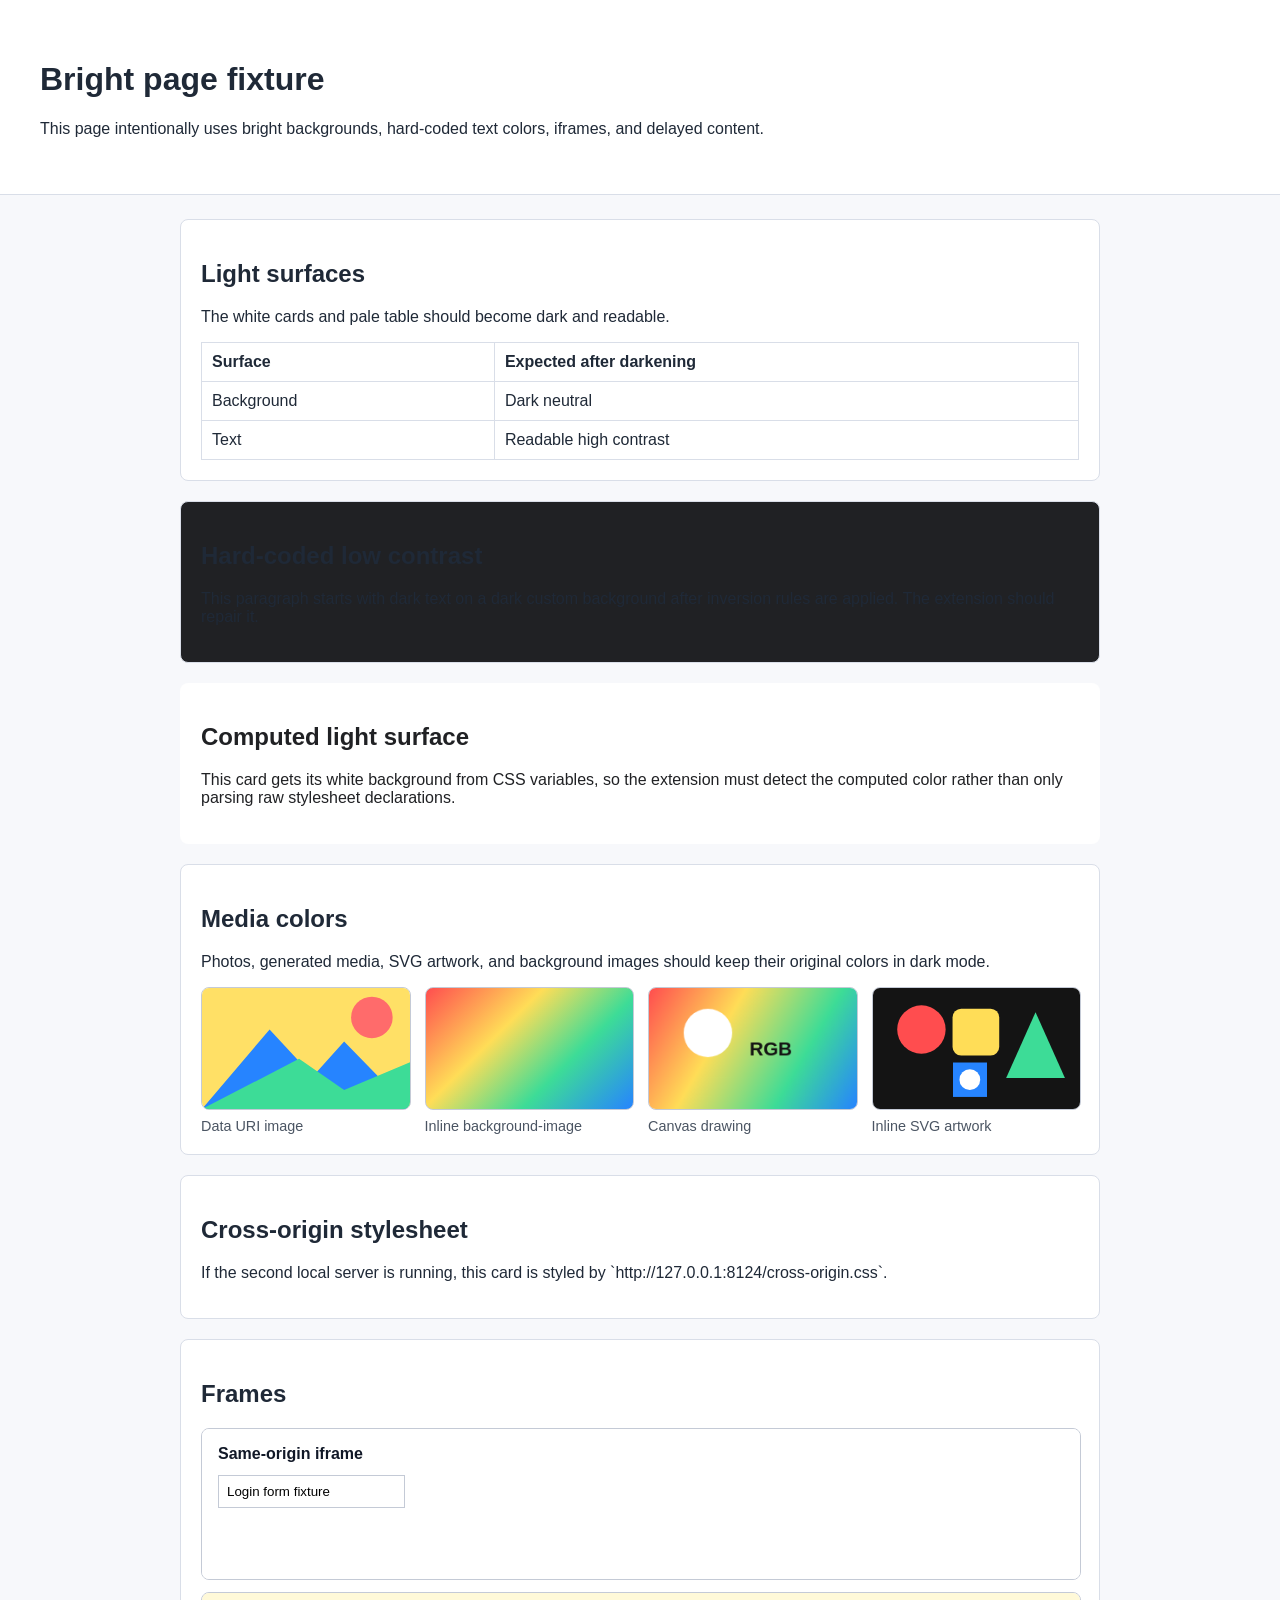
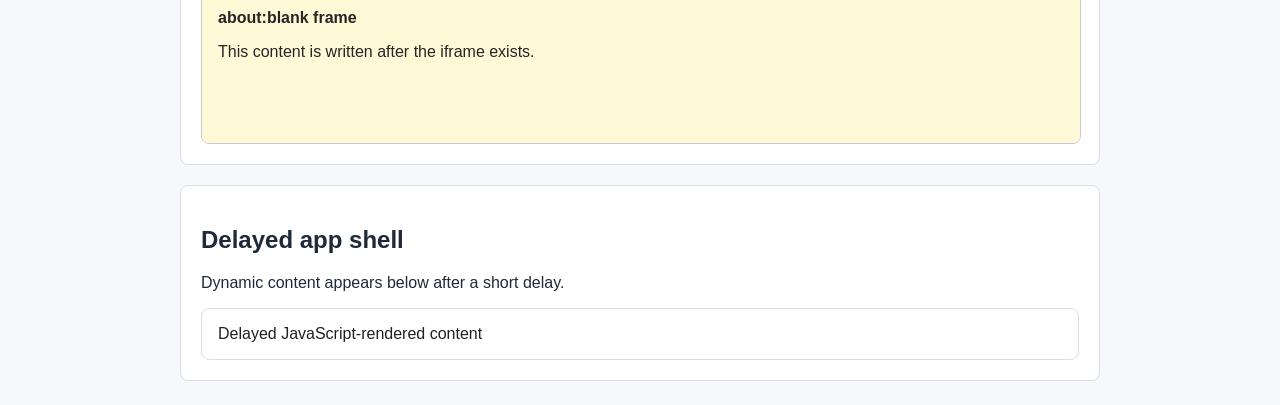
<file: ManualTests/index.html>
<!doctype html>
<html lang="en">
<head>
    <meta charset="utf-8">
    <meta name="viewport" content="width=device-width, initial-scale=1">
    <title>Safari Dark Tool Manual Test</title>
    <link rel="stylesheet" href="styles.css">
    <link rel="stylesheet" href="http://127.0.0.1:8124/cross-origin.css">
    <script src="test-page.js" defer></script>
</head>
<body>
    <header class="hero">
        <h1>Bright page fixture</h1>
        <p>This page intentionally uses bright backgrounds, hard-coded text
        colors, iframes, and delayed content.</p>
    </header>

    <main>
        <section class="panel">
            <h2>Light surfaces</h2>
            <p>The white cards and pale table should become dark and readable.</p>
            <table>
                <thead>
                    <tr>
                        <th>Surface</th>
                        <th>Expected after darkening</th>
                    </tr>
                </thead>
                <tbody>
                    <tr>
                        <td>Background</td>
                        <td>Dark neutral</td>
                    </tr>
                    <tr>
                        <td>Text</td>
                        <td>Readable high contrast</td>
                    </tr>
                </tbody>
            </table>
        </section>

        <section class="panel low-contrast">
            <h2>Hard-coded low contrast</h2>
            <p>This paragraph starts with dark text on a dark custom background
            after inversion rules are applied. The extension should repair it.</p>
        </section>

        <section class="computed-surface">
            <h2>Computed light surface</h2>
            <p>This card gets its white background from CSS variables, so the
            extension must detect the computed color rather than only parsing
            raw stylesheet declarations.</p>
        </section>

        <section class="panel media-fixture">
            <h2>Media colors</h2>
            <p>Photos, generated media, SVG artwork, and background images should
            keep their original colors in dark mode.</p>
            <div class="media-grid">
                <figure>
                    <img
                        alt="Colorful mountain test image"
                        src="data:image/svg+xml,%3Csvg xmlns='http://www.w3.org/2000/svg' viewBox='0 0 240 140'%3E%3Crect width='240' height='140' fill='%23ffe066'/%3E%3Ccircle cx='196' cy='34' r='24' fill='%23ff6b6b'/%3E%3Cpath d='M0 140 78 48 128 102 164 62 240 140Z' fill='%232684ff'/%3E%3Cpath d='M0 140 112 82 164 118 240 86 240 140Z' fill='%233ddc97'/%3E%3C/svg%3E">
                    <figcaption>Data URI image</figcaption>
                </figure>
                <figure>
                    <div
                        class="background-swatch"
                        style="background-image: linear-gradient(135deg, #ff4d4f 0%, #ffdd57 36%, #3ddc97 66%, #2684ff 100%);">
                    </div>
                    <figcaption>Inline background-image</figcaption>
                </figure>
                <figure>
                    <canvas id="media-canvas" width="240" height="140"></canvas>
                    <figcaption>Canvas drawing</figcaption>
                </figure>
                <figure>
                    <svg class="inline-artwork" viewBox="0 0 240 140" role="img" aria-label="Inline SVG color test">
                        <rect width="240" height="140" fill="#141414"></rect>
                        <circle cx="56" cy="48" r="28" fill="#ff4d4f"></circle>
                        <rect x="92" y="24" width="54" height="54" rx="10" fill="#ffdd57"></rect>
                        <path d="M154 104 188 28 222 104Z" fill="#3ddc97"></path>
                        <image href="data:image/svg+xml,%3Csvg xmlns='http://www.w3.org/2000/svg' viewBox='0 0 40 40'%3E%3Crect width='40' height='40' fill='%232684ff'/%3E%3Ccircle cx='20' cy='20' r='12' fill='%23ffffff'/%3E%3C/svg%3E" x="92" y="86" width="40" height="40"></image>
                    </svg>
                    <figcaption>Inline SVG artwork</figcaption>
                </figure>
            </div>
        </section>

        <section class="panel cross-origin-card">
            <h2>Cross-origin stylesheet</h2>
            <p>If the second local server is running, this card is styled by
            `http://127.0.0.1:8124/cross-origin.css`.</p>
        </section>

        <section class="panel">
            <h2>Frames</h2>
            <iframe src="iframe.html" title="Same-origin iframe"></iframe>
            <iframe id="blank-frame" title="About blank iframe"></iframe>
        </section>

        <section id="app-shell" class="panel">
            <h2>Delayed app shell</h2>
            <p>Dynamic content appears below after a short delay.</p>
        </section>
    </main>
</body>
</html>
</file>
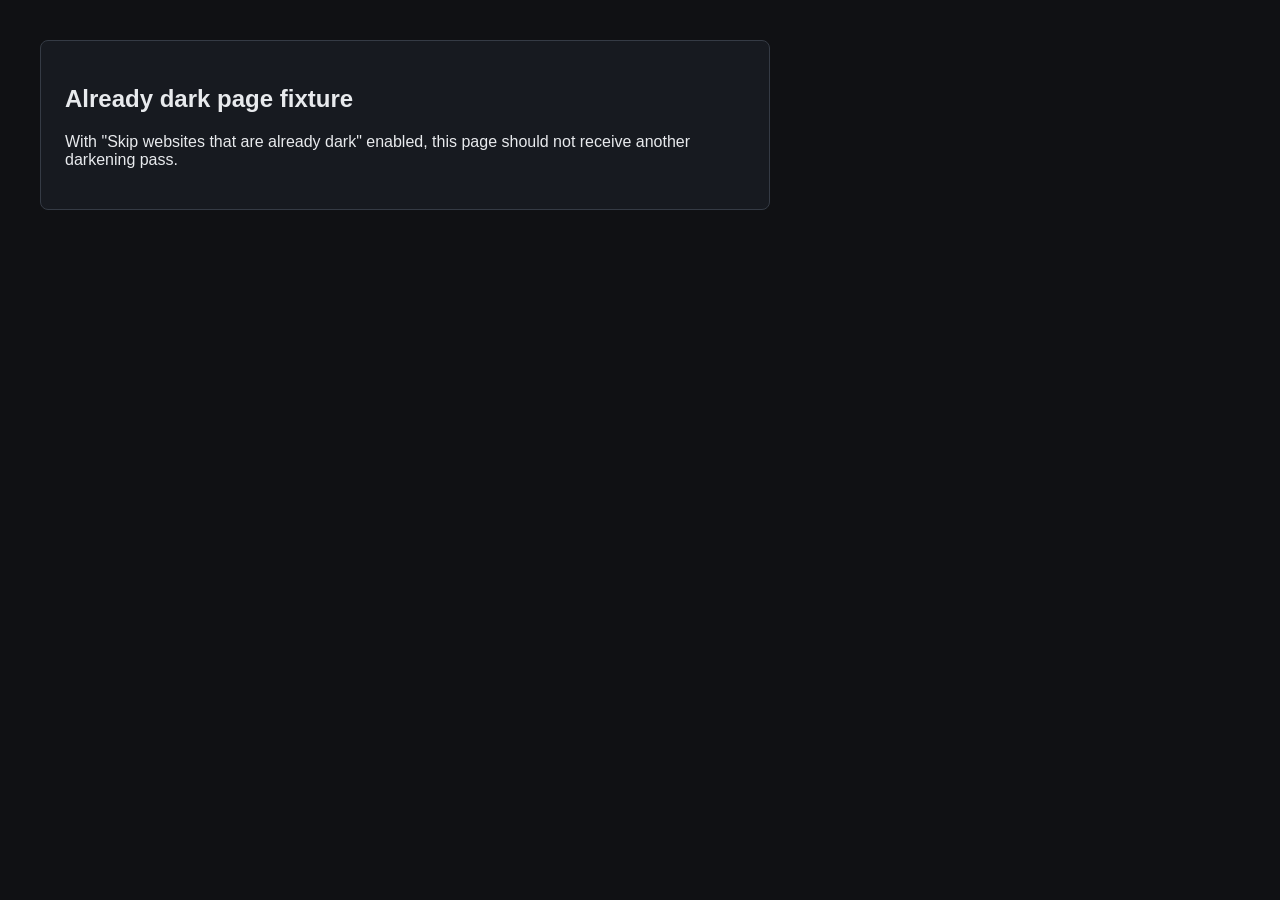
<file: ManualTests/already-dark.html>
<!doctype html>
<html lang="en">
<head>
    <meta charset="utf-8">
    <meta name="color-scheme" content="dark">
    <meta name="viewport" content="width=device-width, initial-scale=1">
    <title>Already Dark Fixture</title>
    <style>
        body {
            margin: 0;
            padding: 40px;
            background: #101114;
            color: #e8eaed;
            font-family: -apple-system, BlinkMacSystemFont, "Segoe UI", sans-serif;
        }

        .card {
            max-width: 680px;
            padding: 24px;
            border: 1px solid #353b45;
            border-radius: 8px;
            background: #171a20;
        }
    </style>
</head>
<body>
    <section class="card">
        <h1>Already dark page fixture</h1>
        <p>With "Skip websites that are already dark" enabled, this page should
        not receive another darkening pass.</p>
    </section>
</body>
</html>
</file>
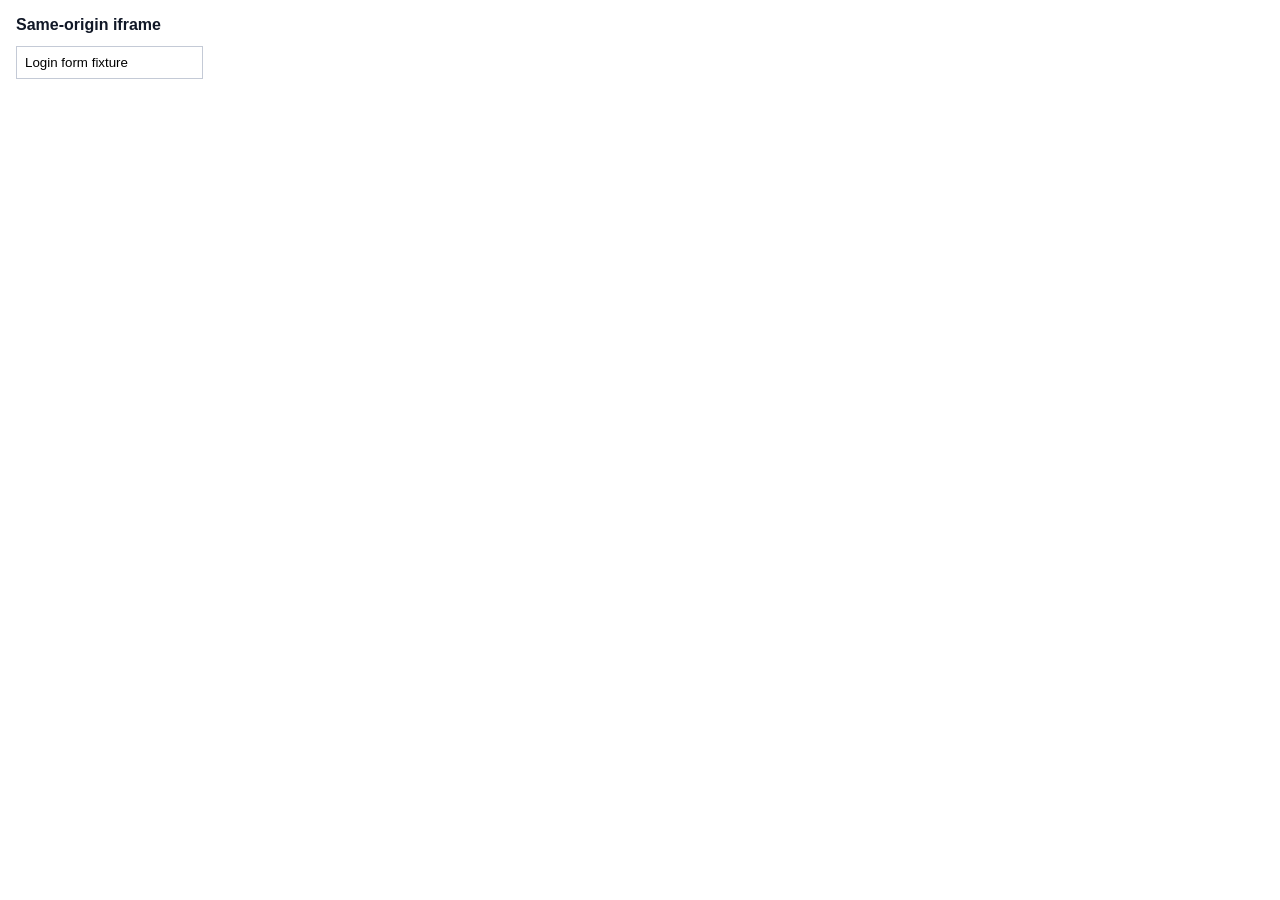
<file: ManualTests/iframe.html>
<!doctype html>
<html lang="en">
<head>
    <meta charset="utf-8">
    <title>Iframe fixture</title>
    <style>
        body {
            margin: 0;
            padding: 16px;
            background: #ffffff;
            color: #111827;
            font-family: -apple-system, BlinkMacSystemFont, "Segoe UI", sans-serif;
        }

        input {
            display: block;
            margin-top: 12px;
            padding: 8px;
            border: 1px solid #c4cad6;
        }
    </style>
</head>
<body>
    <strong>Same-origin iframe</strong>
    <input value="Login form fixture">
</body>
</html>
</file>
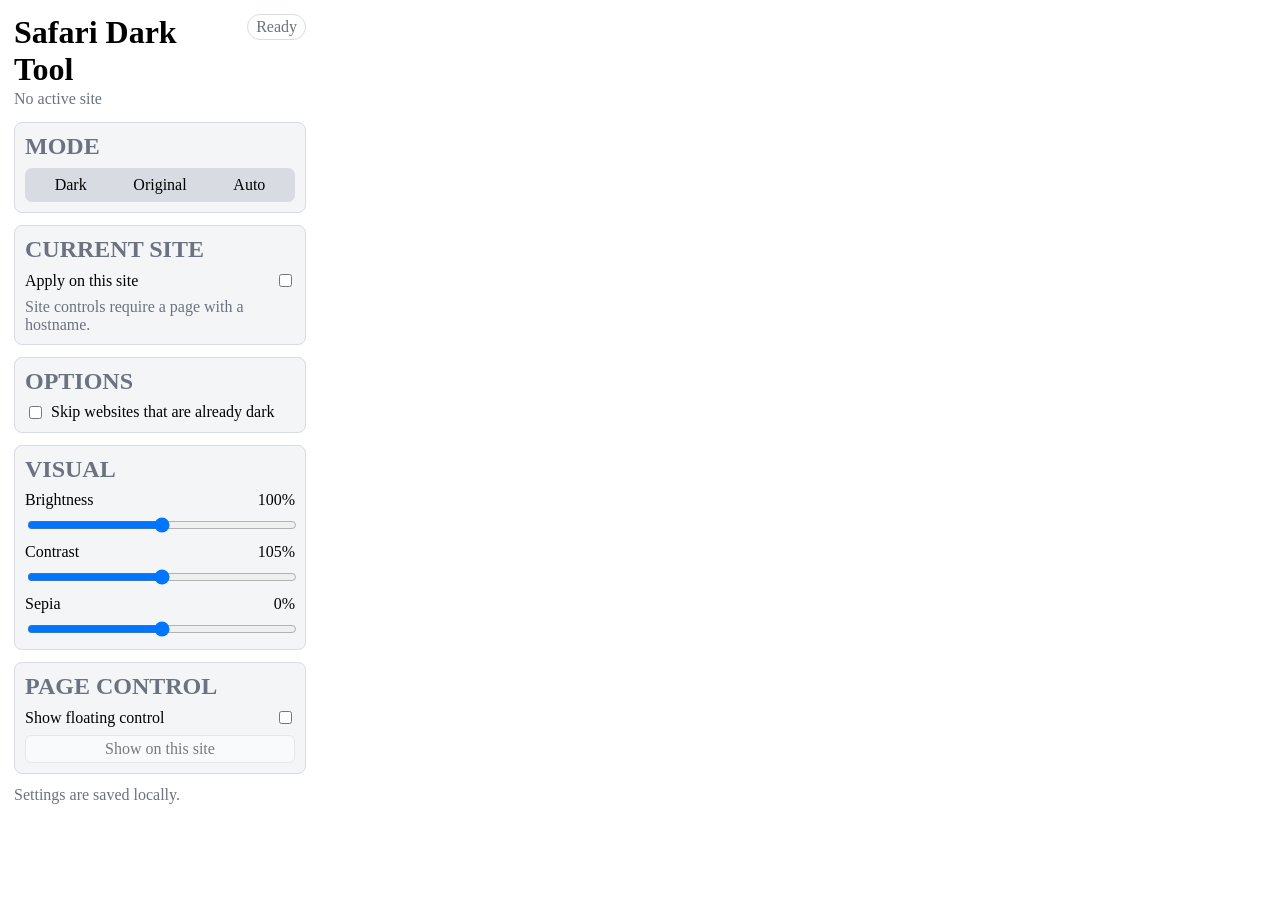
<file: Safari_darktool Extension/Resources/popup.html>
<!DOCTYPE html>
<html lang="en">
<head>
    <meta charset="UTF-8">
    <meta name="viewport" content="width=device-width, initial-scale=1">
    <link rel="stylesheet" href="popup.css">
    <script type="module" src="popup.js"></script>
</head>
<body>
    <main class="popup-shell">
        <header class="popup-header">
            <div>
                <h1>Safari Dark Tool</h1>
                <p id="site-label">No active site</p>
            </div>
            <span id="status-pill" class="status-pill">Ready</span>
        </header>

        <section class="control-group" aria-labelledby="mode-title">
            <h2 id="mode-title">Mode</h2>
            <div class="segmented-control" role="group" aria-label="Dark mode">
                <button type="button" data-mode="dark">Dark</button>
                <button type="button" data-mode="original">Original</button>
                <button type="button" data-mode="auto">Auto</button>
            </div>
        </section>

        <section class="control-group" aria-labelledby="site-title">
            <h2 id="site-title">Current Site</h2>
            <label class="switch-row">
                <span>Apply on this site</span>
                <input id="site-enabled" type="checkbox">
            </label>
            <p id="site-note" class="note">Site controls require a page with a hostname.</p>
        </section>

        <section class="control-group" aria-labelledby="options-title">
            <h2 id="options-title">Options</h2>
            <label class="checkbox-row">
                <input id="skip-dark-sites" type="checkbox">
                <span>Skip websites that are already dark</span>
            </label>
        </section>

        <section class="control-group" aria-labelledby="visual-title">
            <h2 id="visual-title">Visual</h2>

            <label class="slider-row">
                <span>Brightness <output id="brightness-value">100%</output></span>
                <input id="brightness" type="range" min="60" max="140" step="1">
            </label>

            <label class="slider-row">
                <span>Contrast <output id="contrast-value">105%</output></span>
                <input id="contrast" type="range" min="60" max="160" step="1">
            </label>

            <label class="slider-row">
                <span>Sepia <output id="sepia-value">0%</output></span>
                <input id="sepia" type="range" min="0" max="100" step="1">
            </label>
        </section>

        <section class="control-group" aria-labelledby="floating-title">
            <h2 id="floating-title">Page Control</h2>
            <label class="switch-row">
                <span>Show floating control</span>
                <input id="floating-enabled" type="checkbox">
            </label>
            <button id="restore-floating" class="secondary-button" type="button" disabled>Show on this site</button>
        </section>

        <p id="status-message" class="status-message" role="status">Settings are saved locally.</p>
    </main>
</body>
</html>
</file>
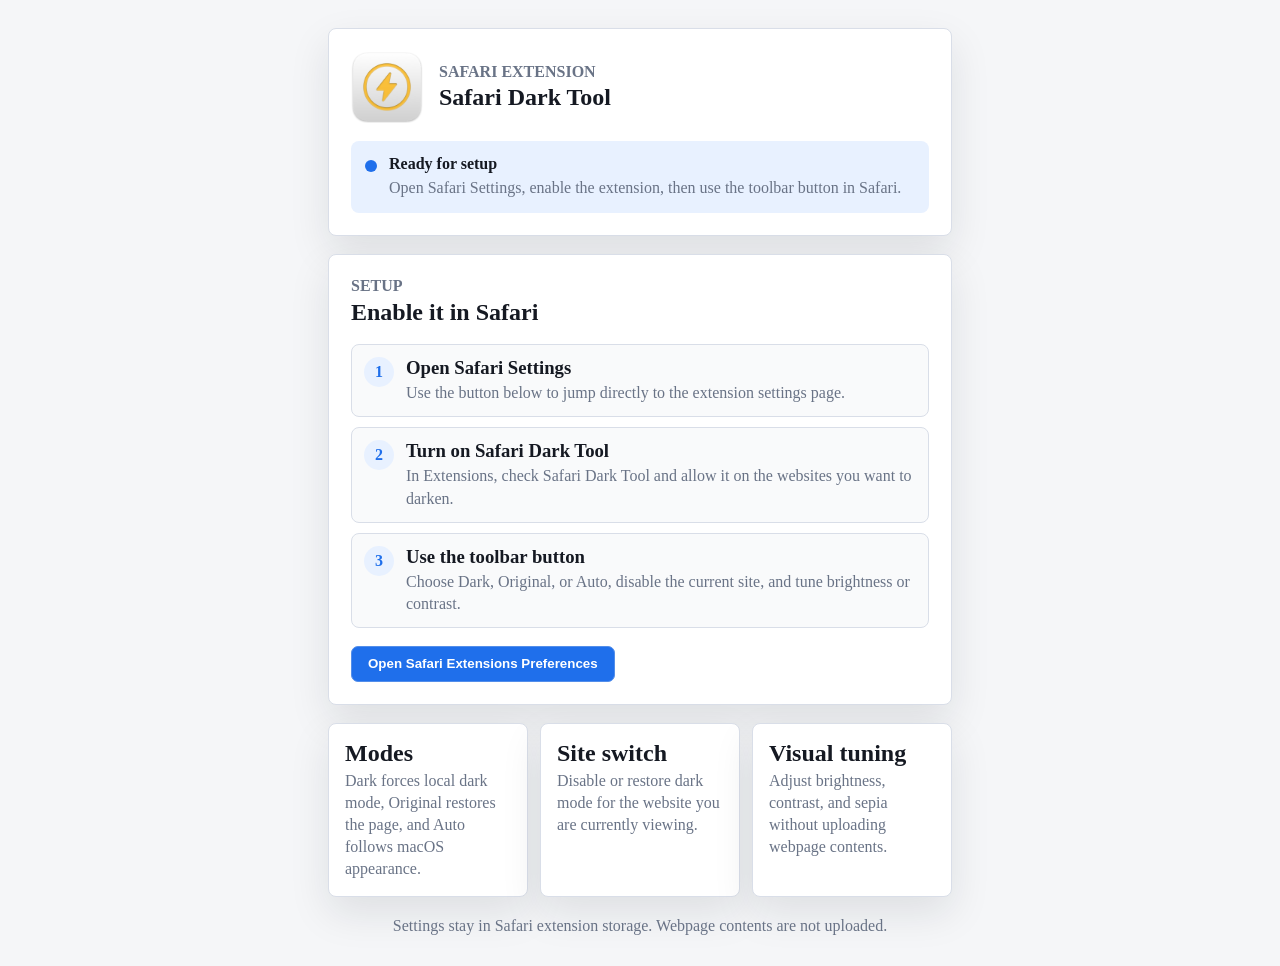
<file: Safari_darktool/Resources/Base.lproj/Main.html>
<!DOCTYPE html>
<html lang="en">
<head>
    <meta http-equiv="Content-Type" content="text/html; charset=utf-8">
    <meta http-equiv="Content-Security-Policy" content="default-src 'self'">

    <meta name="viewport" content="width=device-width, initial-scale=1, user-scalable=no">

    <link rel="stylesheet" href="../Style.css">
    <script src="../Script.js" defer></script>
</head>
<body>
    <main class="shell" aria-labelledby="app-title">
        <section class="intro">
            <div class="brand">
                <img class="app-icon" src="../Icon.png" width="72" height="72" alt="Safari Dark Tool icon">
                <div>
                    <p class="eyebrow">Safari Extension</p>
                    <h1 id="app-title">Safari Dark Tool</h1>
                </div>
            </div>

            <div class="status-panel" aria-live="polite">
                <span class="status-dot" aria-hidden="true"></span>
                <div>
                    <p class="status-title state-unknown">Ready for setup</p>
                    <p class="status-title state-on">Extension is on</p>
                    <p class="status-title state-off">Extension is off</p>
                    <p class="status-title state-error">Extension status could not be checked</p>
                    <p class="status-detail state-unknown">Open Safari Settings, enable the extension, then use the toolbar button in Safari.</p>
                    <p class="status-detail state-on">Open Safari and use the toolbar button to control dark mode for each website.</p>
                    <p class="status-detail state-off">Turn it on in the Extensions section of Safari Settings before browsing.</p>
                    <p class="status-detail state-error">Open Safari Settings and verify that Safari Dark Tool is listed there.</p>
                </div>
            </div>
        </section>

        <section class="setup-panel" aria-labelledby="setup-title">
            <div class="section-heading">
                <p class="eyebrow">Setup</p>
                <h2 id="setup-title">Enable it in Safari</h2>
            </div>

            <ol class="steps">
                <li class="step step-settings">
                    <span class="step-marker">1</span>
                    <div>
                        <h3>Open Safari Settings</h3>
                        <p>Use the button below to jump directly to the extension settings page.</p>
                    </div>
                </li>
                <li class="step step-enable">
                    <span class="step-marker">2</span>
                    <div>
                        <h3>Turn on Safari Dark Tool</h3>
                        <p>In Extensions, check Safari Dark Tool and allow it on the websites you want to darken.</p>
                    </div>
                </li>
                <li class="step step-use">
                    <span class="step-marker">3</span>
                    <div>
                        <h3>Use the toolbar button</h3>
                        <p>Choose Dark, Original, or Auto, disable the current site, and tune brightness or contrast.</p>
                    </div>
                </li>
            </ol>

            <button class="open-preferences" type="button">Open Safari Extensions Preferences</button>
        </section>

        <section class="usage-grid" aria-label="What the extension controls">
            <article>
                <h2>Modes</h2>
                <p>Dark forces local dark mode, Original restores the page, and Auto follows macOS appearance.</p>
            </article>
            <article>
                <h2>Site switch</h2>
                <p>Disable or restore dark mode for the website you are currently viewing.</p>
            </article>
            <article>
                <h2>Visual tuning</h2>
                <p>Adjust brightness, contrast, and sepia without uploading webpage contents.</p>
            </article>
        </section>

        <p class="privacy-note">Settings stay in Safari extension storage. Webpage contents are not uploaded.</p>
    </main>
</body>
</html>
</file>
<file: ManualTests/styles.css>
:root {
    color-scheme: light;
    font-family: -apple-system, BlinkMacSystemFont, "Segoe UI", sans-serif;
}

body {
    margin: 0;
    background: #f7f8fb;
    color: #1f2937;
}

.hero {
    padding: 40px;
    background: #ffffff;
    border-bottom: 1px solid #d9dee8;
}

main {
    display: grid;
    gap: 20px;
    max-width: 920px;
    margin: 0 auto;
    padding: 24px;
}

.panel {
    padding: 20px;
    border: 1px solid #d9dee8;
    border-radius: 8px;
    background: #ffffff;
}

.low-contrast {
    background: #202124;
    color: #1f2937;
}

.computed-surface {
    --fixture-surface: #ffffff;
    padding: 20px;
    border: 1px solid rgba(255, 255, 255, 0.9);
    border-radius: 8px;
    background: var(--fixture-surface);
    color: #202124;
}

.media-grid {
    display: grid;
    gap: 16px;
    grid-template-columns: repeat(auto-fit, minmax(180px, 1fr));
}

.media-grid figure {
    margin: 0;
}

.media-grid img,
.media-grid canvas,
.background-swatch,
.inline-artwork {
    display: block;
    width: 100%;
    aspect-ratio: 12 / 7;
    border: 1px solid #c4cad6;
    border-radius: 8px;
    background-color: #f7f8fb;
    object-fit: cover;
}

.background-swatch {
    background-size: cover;
}

.media-grid figcaption {
    margin-top: 8px;
    color: #4b5563;
    font-size: 0.9rem;
}

table {
    width: 100%;
    border-collapse: collapse;
    background: #ffffff;
}

th,
td {
    padding: 10px;
    border: 1px solid #d9dee8;
    text-align: left;
}

iframe {
    display: block;
    width: 100%;
    height: 150px;
    margin-top: 12px;
    border: 1px solid #c4cad6;
    border-radius: 8px;
    background: #ffffff;
}
</file>
<file: Safari_darktool Extension/Resources/popup.css>
:root {
    color-scheme: light dark;
    --background: Canvas;
    --foreground: CanvasText;
    --muted: #6b7280;
    --line: #d8dbe2;
    --control: #f4f5f7;
    --control-strong: #e7f0ff;
    --accent: AccentColor;
}

@media (prefers-color-scheme: dark) {
    :root {
        --muted: #a8b0bd;
        --line: #3a414c;
        --control: #1d2026;
        --control-strong: #21324d;
    }
}

* {
    box-sizing: border-box;
}

body {
    width: 320px;
    min-height: 420px;
    margin: 0;
    background: var(--background);
    color: var(--foreground);
    font: -apple-system-short-body;
}

button,
input {
    font: inherit;
}

.popup-shell {
    display: grid;
    gap: 12px;
    padding: 14px;
}

.popup-header {
    display: flex;
    align-items: flex-start;
    justify-content: space-between;
    gap: 12px;
    padding-bottom: 2px;
}

h1,
h2,
p {
    margin: 0;
}

h1 {
    font: -apple-system-headline;
}

h2 {
    color: var(--muted);
    font: -apple-system-caption1;
    text-transform: uppercase;
}

#site-label {
    max-width: 200px;
    margin-top: 2px;
    color: var(--muted);
    overflow: hidden;
    text-overflow: ellipsis;
    white-space: nowrap;
}

.status-pill {
    flex: none;
    max-width: 96px;
    padding: 3px 8px;
    border: 1px solid var(--line);
    border-radius: 999px;
    color: var(--muted);
    font: -apple-system-caption1;
    overflow: hidden;
    text-overflow: ellipsis;
    white-space: nowrap;
}

.status-pill.active {
    border-color: var(--accent);
    color: var(--accent);
}

.control-group {
    display: grid;
    gap: 8px;
    padding: 10px;
    border: 1px solid var(--line);
    border-radius: 8px;
    background: var(--control);
}

.segmented-control {
    display: grid;
    grid-template-columns: repeat(3, minmax(0, 1fr));
    gap: 4px;
    padding: 3px;
    border-radius: 7px;
    background: var(--line);
}

.segmented-control button {
    min-width: 0;
    min-height: 28px;
    border: 0;
    border-radius: 5px;
    background: transparent;
    color: var(--foreground);
}

.segmented-control button[aria-pressed="true"] {
    background: var(--control-strong);
    color: var(--accent);
    font-weight: 600;
}

.switch-row,
.checkbox-row,
.slider-row {
    display: grid;
    gap: 6px;
}

.switch-row {
    grid-template-columns: minmax(0, 1fr) auto;
    align-items: center;
}

.checkbox-row {
    grid-template-columns: auto minmax(0, 1fr);
    align-items: start;
}

.slider-row span {
    display: flex;
    justify-content: space-between;
    gap: 12px;
}

input[type="range"] {
    width: 100%;
}

.note,
.status-message {
    color: var(--muted);
    font: -apple-system-caption1;
}

.note[hidden] {
    display: none;
}

.secondary-button {
    min-height: 28px;
    border: 1px solid var(--line);
    border-radius: 6px;
    background: Canvas;
    color: var(--foreground);
}

.secondary-button:disabled,
input:disabled {
    opacity: 0.5;
}
</file>
<file: Safari_darktool/Resources/Style.css>
* {
    box-sizing: border-box;
    -webkit-user-select: none;
    -webkit-user-drag: none;
    cursor: default;
}

:root {
    color-scheme: light dark;
    --app-bg: #f5f6f8;
    --panel: #ffffff;
    --panel-soft: #f9fafb;
    --text: #151922;
    --muted: #697386;
    --line: #d9dee8;
    --accent: #1f6feb;
    --accent-soft: #e8f1ff;
    --success: #147a3d;
    --success-soft: #e7f6ed;
    --warning: #9a5b00;
    --warning-soft: #fff4d6;
    --error: #b42318;
    --error-soft: #ffebe8;
    --radius: 8px;
    --shadow: 0 16px 40px rgba(18, 25, 38, 0.10);
}

@media (prefers-color-scheme: dark) {
    :root {
        --app-bg: #111318;
        --panel: #1a1d24;
        --panel-soft: #20242c;
        --text: #f3f5f8;
        --muted: #a8b0bd;
        --line: #343b48;
        --accent: #8ab4f8;
        --accent-soft: #18263d;
        --success: #7ee0a0;
        --success-soft: #12301e;
        --warning: #ffd166;
        --warning-soft: #32270e;
        --error: #ff9b90;
        --error-soft: #3a1715;
        --shadow: none;
    }
}

html {
    min-height: 100%;
    background: var(--app-bg);
}

body {
    margin: 0;
    min-height: 100%;
    background: var(--app-bg);
    color: var(--text);
    font: -apple-system-body;
}

h1,
h2,
h3,
p {
    margin: 0;
}

.shell {
    display: grid;
    gap: 18px;
    width: min(100%, 680px);
    margin: 0 auto;
    padding: 28px;
}

.intro,
.setup-panel,
.usage-grid article {
    border: 1px solid var(--line);
    border-radius: var(--radius);
    background: var(--panel);
    box-shadow: var(--shadow);
}

.intro {
    display: grid;
    gap: 18px;
    padding: 22px;
}

.brand {
    display: flex;
    align-items: center;
    gap: 16px;
    min-width: 0;
}

.app-icon {
    flex: 0 0 auto;
    width: 72px;
    height: 72px;
}

.eyebrow {
    color: var(--muted);
    font: -apple-system-footnote;
    font-weight: 600;
    text-transform: uppercase;
}

h1 {
    margin-top: 3px;
    font: -apple-system-title1;
    font-weight: 700;
    letter-spacing: 0;
}

.status-panel {
    display: grid;
    grid-template-columns: 12px 1fr;
    gap: 12px;
    align-items: start;
    padding: 14px;
    border-radius: var(--radius);
    background: var(--accent-soft);
}

.status-dot {
    width: 12px;
    height: 12px;
    margin-top: 5px;
    border-radius: 999px;
    background: var(--accent);
}

.status-title {
    font-weight: 700;
}

.status-detail {
    margin-top: 4px;
    color: var(--muted);
    line-height: 1.4;
}

body.state-on .status-panel {
    background: var(--success-soft);
}

body.state-on .status-dot {
    background: var(--success);
}

body.state-off .status-panel {
    background: var(--warning-soft);
}

body.state-off .status-dot {
    background: var(--warning);
}

body.state-error .status-panel {
    background: var(--error-soft);
}

body.state-error .status-dot {
    background: var(--error);
}

body:not(.state-on, .state-off, .state-error) :is(.state-on, .state-off, .state-error) {
    display: none;
}

body.state-on :is(.state-off, .state-unknown, .state-error) {
    display: none;
}

body.state-off :is(.state-on, .state-unknown, .state-error) {
    display: none;
}

body.state-error :is(.state-on, .state-off, .state-unknown) {
    display: none;
}

.setup-panel {
    display: grid;
    gap: 18px;
    padding: 22px;
}

.section-heading {
    display: grid;
    gap: 4px;
}

h2 {
    font: -apple-system-title3;
    font-weight: 700;
    letter-spacing: 0;
}

.steps {
    display: grid;
    gap: 10px;
    margin: 0;
    padding: 0;
    list-style: none;
}

.step {
    display: grid;
    grid-template-columns: 30px 1fr;
    gap: 12px;
    align-items: start;
    padding: 12px;
    border: 1px solid var(--line);
    border-radius: var(--radius);
    background: var(--panel-soft);
}

.step-marker {
    display: grid;
    place-items: center;
    width: 30px;
    height: 30px;
    border-radius: 999px;
    background: var(--accent-soft);
    color: var(--accent);
    font: -apple-system-footnote;
    font-weight: 700;
}

.step h3 {
    font: -apple-system-body;
    font-weight: 700;
}

.step p,
.usage-grid p {
    margin-top: 3px;
    color: var(--muted);
    line-height: 1.38;
}

body.state-on .step-marker {
    background: var(--success-soft);
    color: var(--success);
}

body.state-on .step-use {
    border-color: var(--success);
}

body.state-off .step-enable {
    border-color: var(--warning);
}

button {
    justify-self: start;
    min-height: 36px;
    padding: 0 16px;
    border: 1px solid color-mix(in srgb, var(--accent) 72%, var(--line));
    border-radius: 7px;
    background: var(--accent);
    color: #ffffff;
    font: -apple-system-body;
    font-weight: 600;
}

button:active {
    transform: translateY(1px);
}

button:focus-visible {
    outline: 3px solid color-mix(in srgb, var(--accent) 30%, transparent);
    outline-offset: 2px;
}

.usage-grid {
    display: grid;
    gap: 12px;
    grid-template-columns: repeat(3, minmax(0, 1fr));
}

.usage-grid article {
    padding: 16px;
}

.usage-grid h2 {
    font: -apple-system-body;
    font-weight: 700;
}

.privacy-note {
    color: var(--muted);
    font: -apple-system-footnote;
    line-height: 1.4;
    text-align: center;
}

@media (max-width: 620px) {
    .shell {
        padding: 20px;
    }

    .usage-grid {
        grid-template-columns: 1fr;
    }
}
</file>
